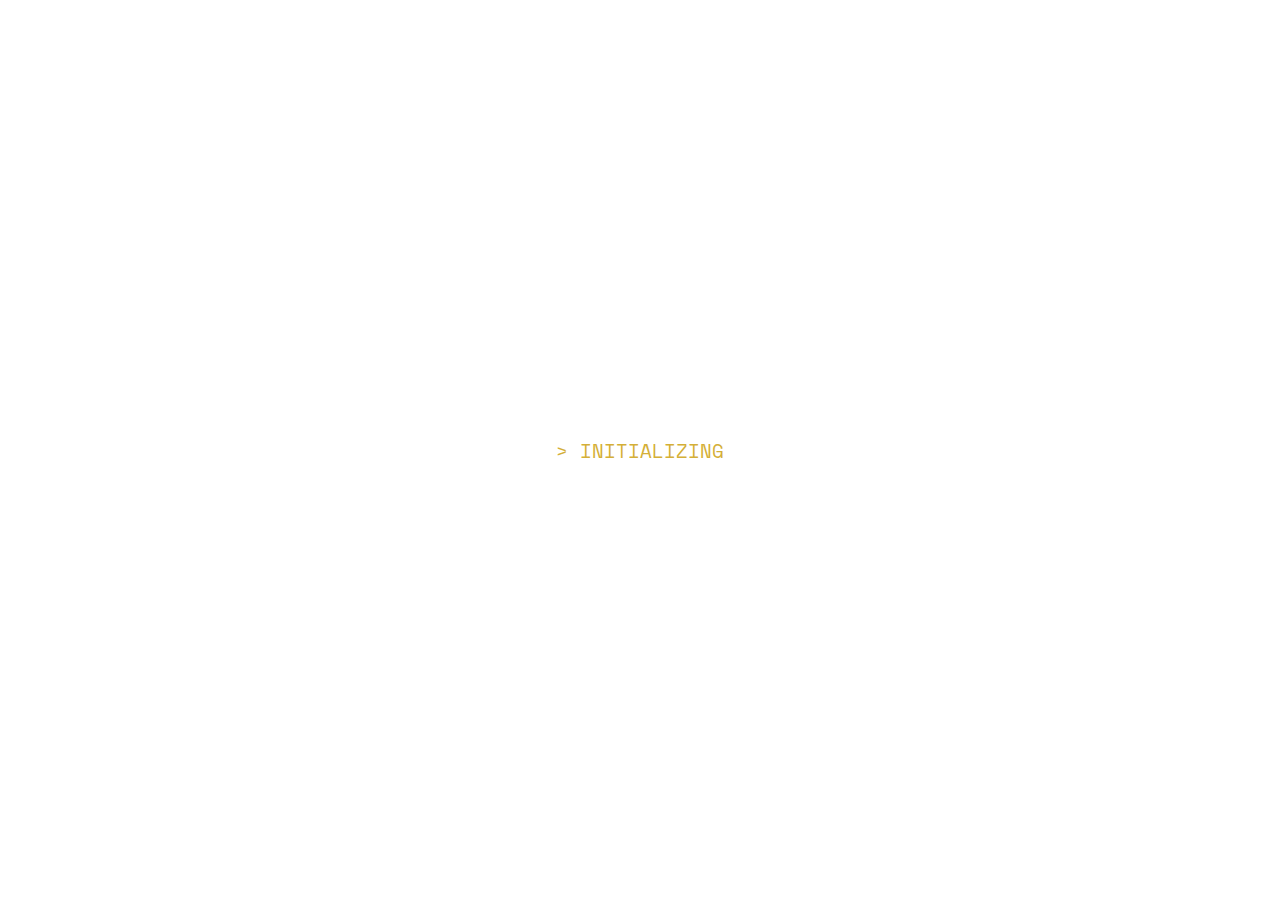
<file: index.html>
<!DOCTYPE html>
<html lang="en">
<head>
    <meta charset="UTF-8">
   <meta name="google-site-verification" content="88Mf4nmUPOodYfpBfZnsrR3OXpFtd5cl5Nr9LmdmN2Y" />
    <meta name="viewport" content="width=device-width, initial-scale=1.0">
    <meta name="viewport" content="width=device-width, initial-scale=1.0">
    <title>Sif-Eddine Oraibi | The Architect</title>
    <link rel="stylesheet" href="style.css">
   <script type="application/ld+json">
{
  "@context": "https://schema.org",
  "@type": "Person",
  "@id": "https://siforaibi.com/#person",
  "name": "Sif-Eddine Oraibi",
  "alternateName": ["Seo", "Saif", "Al Maestro"],
  "url": "https://siforaibi.com/",
  "jobTitle": [
    "Independent Researcher",
    "Author",
    "Engineering Student",
    "Music Producer"
  ],
  "sameAs": [
    "https://www.wikidata.org/wiki/Q138567454",
    "https://orcid.org/0009-0002-5226-2208",
    "https://scholar.google.com/citations?user=2ssIroIAAAAJ",
    "https://scholar.google.fr/citations?user=2ssIroIAAAAJ&hl=fr",
    "https://www.researchgate.net/profile/Sif-Eddine-Oraibi",
    "https://github.com/siforaibi",
    "https://www.instagram.com/sif_oraibi?igsh=MW1iMG55ZWY2dWtiNg==",
    "https://www.amazon.in/stores/Sif-Eddine-ORAIBI/author/B0G4KFDQXH",
    "https://author.amazon.com/home?locale=en_US",
    "https://www.goodreads.com/author/show/62400640.Sif_Eddine_Oraibi",
    "https://www.goodreads.com/author/dashboard",
    "https://www.artstation.com/sif_oraibi",
    "https://zenodo.org/search?q=metadata.creators.person_or_org.name%3A%22ORAIBI%2C%20Sif-Eddine%22",
    "https://zenodo.org/me/uploads",
    "https://open.spotify.com/intl-fr/artist/6RaHpMwiy0zc9RaKlUiDwO?si=bntU1BQQSDekHaGY_BUMuw",
    "https://artists.spotify.com/c/artist/6RaHpMwiy0zc9RaKlUiDwO/release/7KuEkffbhGt7PARH0OkR7I",
    "https://www.routenote.com/rn/releases",
    "https://wellfound.com/profile/edit",
    "https://wellfound.com/jobs/home",
    "https://arxiv.org/user/"
  ],
  "knowsAbout": ["Computer Science", "Physics", "Mathematics", "Engineering", "Music Production"],
  "alumniOf": {
    "@type": "CollegeOrUniversity",
    "name": "Université Sultan Moulay Slimane"
  },
  "subjectOf": [
    {
      "@type": "Book",
      "name": "Engineering Genius",
      "url": "https://books.google.co.ma/books/about/Engineering_Genius.html?id=KQ3K0QEACAAJ"
    },
    {
      "@type": "Book",
      "name": "Human Anatomy",
      "url": "https://www.google.co.ma/books/edition/Human_Anatomy/jd_E0QEACAAJ"
    },
    {
      "@type": "Book",
      "name": "The Algorithm of Play",
      "url": "https://www.google.co.ma/books/edition/The_Algorithm_of_Play/mQzH0QEACAAJ"
    },
    {
      "@type": "Book",
      "url": "https://a.co/d/0bq5z0tm"
    },
    {
      "@type": "Book",
      "url": "https://a.co/d/03NfKu99"
    },
    {
      "@type": "Book",
      "url": "https://a.co/d/08TPh7wD"
    },
    {
      "@type": "Book",
      "url": "https://www.lulu.com/shop/sif-eddine-oraibi/%D8%B1%D8%B3%D8%A7%D9%84%D8%A9-%D8%A5%D9%84%D9%89-%D8%A7%D9%84%D8%B9%D8%B1%D8%A8/hardcover/product-95j4myj.html"
    }
  ]
}
</script>
</head>
<body>

    <div id="intro-terminal">
        <div class="term-text" id="typewriter"></div>
    </div>

    <div class="transition-overlay"></div>

    <div id="manifesto-overlay" onclick="closeManifesto()">
        <div class="pulse-ring">
            <span class="pulse-icon">▶</span>
        </div>
        <div class="manifesto-text">LISTENING TO THE ARCHITECT...</div>
        <div style="margin-top: 10px; font-size: 0.8rem; color: #888;">TAP ANYWHERE TO CLOSE</div>
    </div>

    <nav>
        <a href="index.html" class="logo">SIF<span>.</span>ORAIBI</a>
        <div class="nav-links">
            <a href="legend.html" onclick="transitionTo(event, 'legend.html')">THE LEGEND</a>
            <a href="research.html" onclick="transitionTo(event, 'research.html')">RESEARCH</a>
            <a href="library.html" onclick="transitionTo(event, 'library.html')">LIBRARY</a>
            <a href="future.html" onclick="transitionTo(event, 'future.html')">FUTURE</a>
            <a href="art.html" onclick="transitionTo(event, 'art.html')">RENAISSANCE</a>
            <a href="quotes.html" onclick="transitionTo(event, 'quotes.html')">QUOTES</a>
            <a href="connect.html" onclick="transitionTo(event, 'connect.html')" style="color: var(--accent-orange);">CONNECT</a>
        </div>
    </nav>

    <section class="hero">
        <div class="profile-container">
            <img src="profile_main.jpeg" alt="Sif-Eddine" class="profile-img">
        </div>
        <h1>SIF-EDDINE ORAIBI</h1>
        <div class="role">POLYMATH | ARCHITECT OF REALITY</div>

        <div style="margin-top: 40px;">
            <a href="legend.html" class="btn" onclick="transitionTo(event, 'legend.html')">ENTER THE ARCHIVE</a>
            <button class="btn" onclick="playAudio()" style="margin-left: 20px; border-color: #ddd; color: #666;">
                ▶ MANIFESTO
            </button>
        </div>
    </section>

    <div class="ticker-wrap">
        <marquee scrollamount="4">
            "POVERTY IS A WRONG EQUATION." &nbsp;&nbsp;&nbsp; "MATTER IS TRAPPED LIGHT." &nbsp;&nbsp;&nbsp; "I DO NOT FIGHT WITH MUSCLES; I FIGHT WITH PHYSICS." &nbsp;&nbsp;&nbsp; "ENGINEERING GENIUS IS A PROTOCOL."
        </marquee>
    </div>

    <div style="position: fixed; bottom: 20px; right: 20px; width: 10px; height: 10px; cursor: pointer; z-index: 100;" onclick="openVault()"></div>

    <div id="vault-modal" class="modal">
        <div class="modal-box">
            <p class="mono" style="margin-bottom: 20px; color: #888;">ENTER ACCESS CODE</p>
            <input type="password" id="vault-pass" class="modal-input" onkeypress="checkPass(event)">
            <div id="vault-msg"></div>
        </div>
    </div>

    <audio id="audio-manifesto" src="manifesto.mp3"></audio>

    <script>
        // A. Intro Typewriter
        const text = "> INITIALIZING ARCHITECT MIND...";
        let i = 0;
        function typeWriter() {
            if (i < text.length) {
                document.getElementById("typewriter").innerHTML += text.charAt(i);
                i++;
                setTimeout(typeWriter, 50);
            } else {
                setTimeout(() => {
                    document.getElementById("intro-terminal").style.opacity = "0";
                    setTimeout(() => { document.getElementById("intro-terminal").style.display = "none"; }, 1000);
                }, 1000);
            }
        }

        // B. Page Transition Logic
        function transitionTo(e, url) {
            e.preventDefault();
            const overlay = document.querySelector('.transition-overlay');
            overlay.classList.add('active'); 
            setTimeout(() => {
                window.location.href = url; 
            }, 800); 
        }

        // C. Vault Logic
        function openVault() { 
            document.getElementById('vault-modal').style.display = 'flex'; 
            document.getElementById('vault-pass').focus(); 
        }
        
        function checkPass(e) {
            if(e.key === 'Enter'){
                if(document.getElementById('vault-pass').value === 'MANKA') {
                    // يمكنك توجيهه لصفحة مانكا أو رسالة سرية
                    alert("ACCESS GRANTED: MANKA PROTOCOL ACTIVE");
                    window.location.href = 'future.html'; 
                } else {
                    document.getElementById('vault-msg').innerHTML = "<br><span style='color:red; font-family:monospace'>ACCESS DENIED</span>";
                }
            }
        }

        // D. MANIFESTO AUDIO LOGIC (تم الإصلاح)
        var audio = document.getElementById("audio-manifesto");
        var overlay = document.getElementById("manifesto-overlay");

        function playAudio() {
            overlay.style.display = "flex"; // إظهار الشاشة
            audio.play(); // تشغيل الصوت

            audio.onended = function() {
                overlay.style.display = "none"; // إخفاء عند الانتهاء
            };
        }

        function closeManifesto() {
            audio.pause();
            audio.currentTime = 0;
            overlay.style.display = "none";
        }

        // تشغيل الكتابة عند التحميل
        window.onload = typeWriter;
    </script>

</body>
</html>
</file>
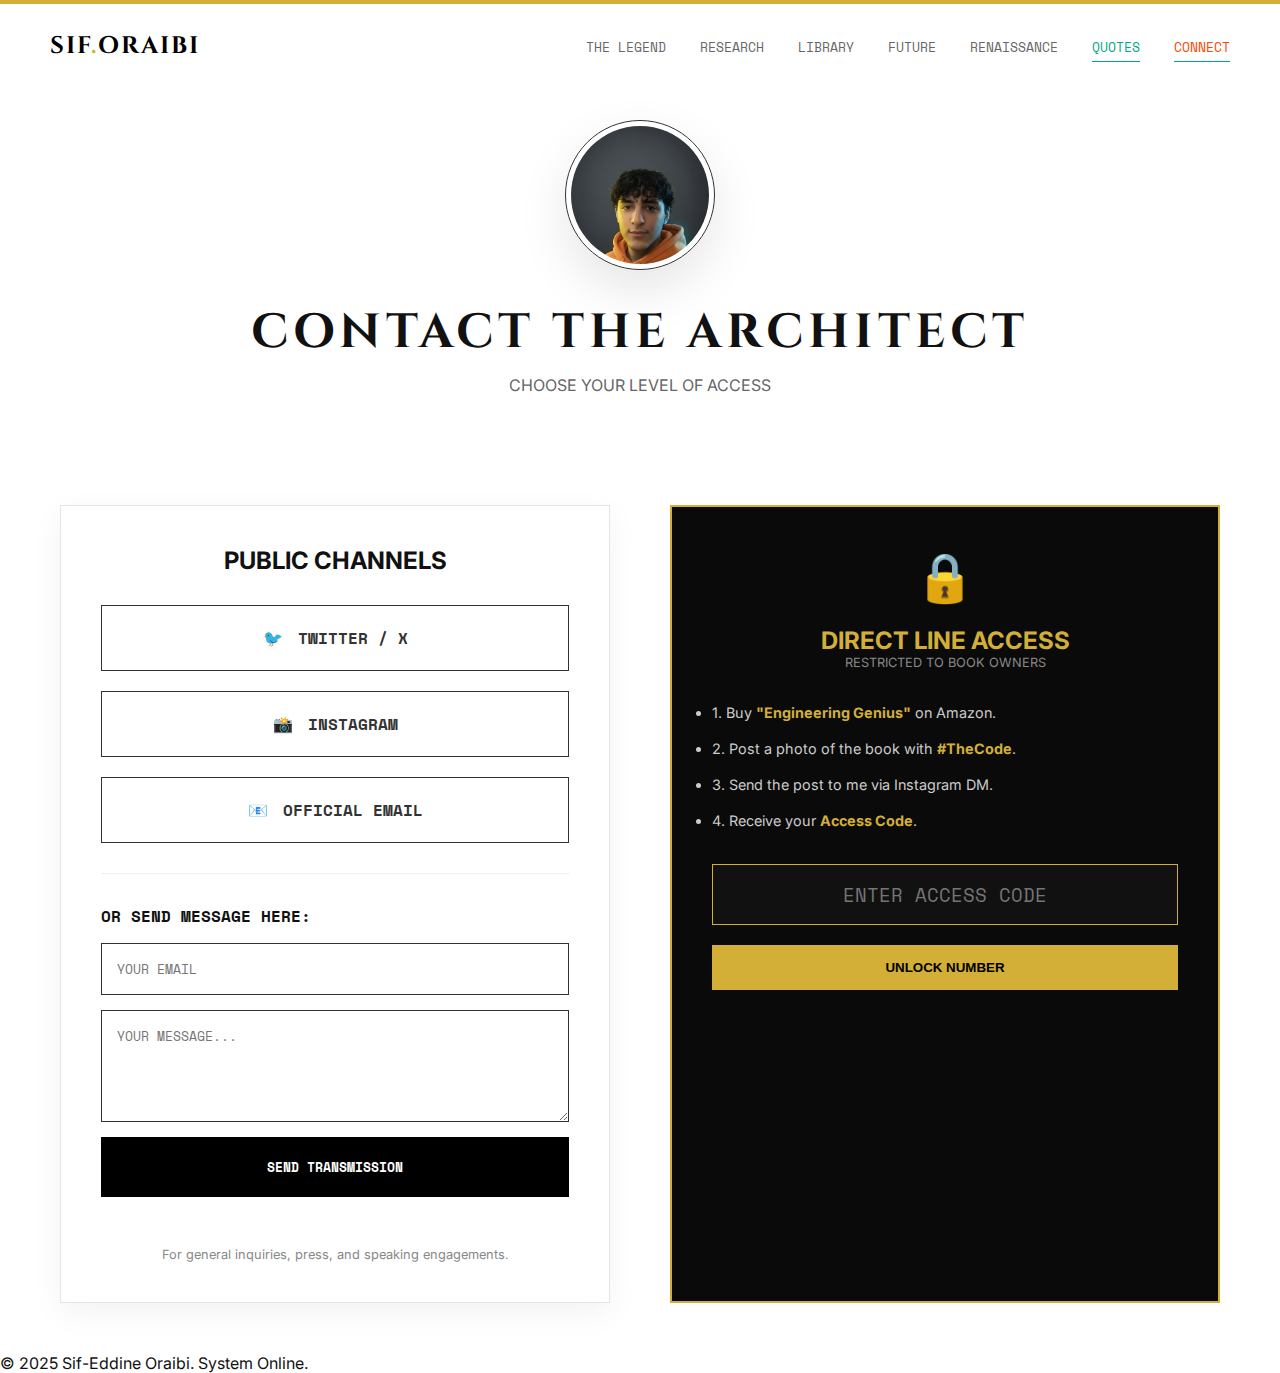
<file: connect.html>
<!DOCTYPE html>
<html lang="en">
<head>
    <meta charset="UTF-8">
    <meta name="viewport" content="width=device-width, initial-scale=1.0">
    <title>Connect | Sif-Eddine Oraibi</title>
    <link rel="stylesheet" href="style.css">
    <style>
        /* --- CONNECT THEME (GREEN & GOLD) --- */
        :root {
            --page-accent: #00a884; /* WhatsApp Green */
            --page-gold: #d4af37;
        }

        .nav-links a.active { color: var(--page-accent); }
        .nav-links a.active::after { width: 100%; background: var(--page-accent); }

        /* HEADER */
        .connect-header {
            text-align: center; padding: 120px 20px 60px;
            background: #fff;
        }

        /* SPLIT LAYOUT */
        .connect-grid {
            display: grid; grid-template-columns: repeat(auto-fit, minmax(350px, 1fr));
            gap: 60px; max-width: 1200px; margin: 0 auto; padding: 50px 20px;
        }

        /* LEFT: PUBLIC CHANNELS */
        .public-card {
            background: #fff; padding: 40px; border: 1px solid var(--border-light);
            box-shadow: var(--shadow-soft); text-align: center;
        }
        .social-btn {
            display: block; width: 100%; padding: 20px; margin-bottom: 20px;
            border: 1px solid #333; color: #333; text-decoration: none;
            font-family: 'Space Mono'; font-weight: bold; transition: 0.3s;
            display: flex; align-items: center; justify-content: center; gap: 15px;
        }
        .social-btn:hover { background: #000; color: #fff; transform: translateY(-5px); }
        .social-btn.twitter:hover { border-color: #1DA1F2; background: #1DA1F2; color: #fff; }
        .social-btn.insta:hover { border-color: #C13584; background: #C13584; color: #fff; }
        .social-btn.email:hover { border-color: var(--accent-orange); background: var(--accent-orange); color: #000; }

        /* RIGHT: PRIVATE VAULT */
        .private-card {
            background: #0a0a0a; color: #fff; padding: 40px;
            border: 2px solid var(--page-gold); position: relative;
            overflow: hidden; text-align: center;
        }
        
        /* القفل */
        .lock-icon { font-size: 3rem; color: var(--page-gold); margin-bottom: 20px; }
        
        /* الخطوات */
        .steps-list {
            text-align: left; margin: 30px 0; color: #ccc; font-size: 0.9rem;
            font-family: 'Inter'; line-height: 1.8;
        }
        .steps-list li { margin-bottom: 10px; }
        .steps-list strong { color: var(--page-gold); }

        /* Input Field */
        .code-input {
            background: #111; border: 1px solid var(--page-gold); color: var(--page-gold);
            padding: 15px; width: 100%; text-align: center; font-family: 'Space Mono';
            font-size: 1.2rem; margin-bottom: 20px; outline: none;
        }
        .unlock-btn {
            background: var(--page-gold); color: #000; width: 100%; border: none;
            padding: 15px; font-weight: bold; cursor: pointer; transition: 0.3s;
        }
        .unlock-btn:hover { background: #fff; }

        /* HIDDEN WHATSAPP (REVEALED) */
        .whatsapp-reveal {
            display: none; animation: fadeIn 1s;
            background: #000; height: 100%; width: 100%;
            position: absolute; top: 0; left: 0; z-index: 10;
            flex-direction: column; justify-content: center; align-items: center;
        }
        .wa-btn {
            background: #25D366; color: #fff; padding: 20px 40px; border-radius: 50px;
            font-size: 1.2rem; text-decoration: none; font-weight: bold;
            box-shadow: 0 0 30px rgba(37, 211, 102, 0.4);
            display: flex; align-items: center; gap: 10px;
        }
        .wa-btn:hover { transform: scale(1.1); box-shadow: 0 0 50px rgba(37, 211, 102, 0.6); }

        @keyframes fadeIn { from { opacity: 0; } to { opacity: 1; } }

    </style>
</head>
<body>

    <div class="transition-overlay"></div>

    <nav>
        <a href="index.html" class="logo" onclick="transitionTo(event, 'index.html')">SIF<span>.</span>ORAIBI</a>
        <div class="nav-links">
            <a href="legend.html" onclick="transitionTo(event, 'legend.html')">THE LEGEND</a>
            <a href="research.html" onclick="transitionTo(event, 'research.html')">RESEARCH</a>
            <a href="library.html" onclick="transitionTo(event, 'library.html')">LIBRARY</a>
            <a href="future.html" onclick="transitionTo(event, 'future.html')">FUTURE</a>
            <a href="art.html" onclick="transitionTo(event, 'art.html')">RENAISSANCE</a>
            <a href="quotes.html" class="active" onclick="transitionTo(event, 'quotes.html')">QUOTES</a>
            <a href="connect.html" class="active" onclick="transitionTo(event, 'connect.html')" style="color: var(--accent-orange);">CONNECT</a>
        </div>
    </nav>

    <div class="connect-header">
        <div class="profile-container" style="border-color: #333; margin: 0 auto 30px auto; width: 150px; height: 150px; border-radius: 50%;">
            <img src="profile.jpeg" alt="Contact" class="profile-img" style="border-radius: 50%;">
        </div>
        <h1 style="font-size: 3rem;">CONTACT THE ARCHITECT</h1>
        <p class="mono" style="color: #666;">CHOOSE YOUR LEVEL OF ACCESS</p>
    </div>

    <div class="connect-grid">
        
        <div class="public-card">
            <h2 style="font-size: 1.5rem; margin-bottom: 30px;">PUBLIC CHANNELS</h2>
            
            <a href="https://x.com/SIF_ORAIBI?s=20" target="_blank" class="social-btn twitter">
                <span>🐦</span> TWITTER / X
            </a>
            
            <a href="https://www.instagram.com/sif_oraibi?igsh=MW1iMG55ZWY2dWtiNg==" target="_blank" class="social-btn insta">
                <span>📸</span> INSTAGRAM
            </a>
            
            <a href="mailto:contact@siforaibi.com" class="social-btn email">
                <span>📧</span> OFFICIAL EMAIL
            </a>

            <hr style="margin: 30px 0; border: 0; border-top: 1px solid #eee;">
            <h3 style="text-align: left; font-family: 'Space Mono'; font-size: 1rem; margin-bottom: 15px;">OR SEND MESSAGE HERE:</h3>
            
            <form action="https://formspree.io/f/meoykppr" method="POST" style="display: flex; flex-direction: column; gap: 15px;">
                <input type="email" name="email" placeholder="YOUR EMAIL" required 
                       style="padding: 15px; border: 1px solid #333; background: transparent; font-family: 'Space Mono'; outline: none;">
                
                <textarea name="message" rows="4" placeholder="YOUR MESSAGE..." required
                          style="padding: 15px; border: 1px solid #333; background: transparent; font-family: 'Space Mono'; outline: none;"></textarea>
                
                <button type="submit" class="social-btn" style="background: #000; color: #fff; justify-content: center; cursor: pointer; border: none;">
                    SEND TRANSMISSION
                </button>
            </form>
            <p style="margin-top: 30px; font-size: 0.8rem; color: #888;">
                For general inquiries, press, and speaking engagements.
            </p>
        </div>

        <div class="private-card" id="private-card">
            
            <div id="whatsapp-layer" class="whatsapp-reveal">
                <h2 style="color: var(--page-gold); margin-bottom: 10px;">ACCESS GRANTED</h2>
                <p class="mono" style="margin-bottom: 40px;">WELCOME TO THE INNER CIRCLE</p>
                <a href="https://wa.me/17866050341" target="_blank" class="wa-btn">
                    <span>💬</span> OPEN WHATSAPP
                </a>
            </div>

            <div class="lock-icon">🔒</div>
            <h2 style="font-size: 1.5rem; color: var(--page-gold);">DIRECT LINE ACCESS</h2>
            <p class="mono" style="color: #888; font-size: 0.8rem;">RESTRICTED TO BOOK OWNERS</p>

            <ul class="steps-list">
                <li>1. Buy <strong>"Engineering Genius"</strong> on Amazon.</li>
                <li>2. Post a photo of the book with <strong>#TheCode</strong>.</li>
                <li>3. Send the post to me via Instagram DM.</li>
                <li>4. Receive your <strong>Access Code</strong>.</li>
            </ul>

            <input type="text" id="access-code" class="code-input" placeholder="ENTER ACCESS CODE">
            <button class="unlock-btn" onclick="unlockPhone()">UNLOCK NUMBER</button>
        </div>

    </div>

    <footer>
        <p class="mono">&copy; 2025 Sif-Eddine Oraibi. System Online.</p>
    </footer>

    <script>
        function transitionTo(e, url) {
            e.preventDefault();
            const overlay = document.querySelector('.transition-overlay');
            overlay.classList.add('active'); 
            setTimeout(() => { window.location.href = url; }, 800); 
        }

        function unlockPhone() {
            const code = document.getElementById('access-code').value;
            // كود الدخول
            if (code === "GENIUS2026") {
                document.getElementById('whatsapp-layer').style.display = "flex";
            } else {
                alert("ACCESS DENIED. INVALID CODE.");
                document.getElementById('access-code').style.borderColor = "red";
            }
        }
    </script>
</body>
</html>
</file>
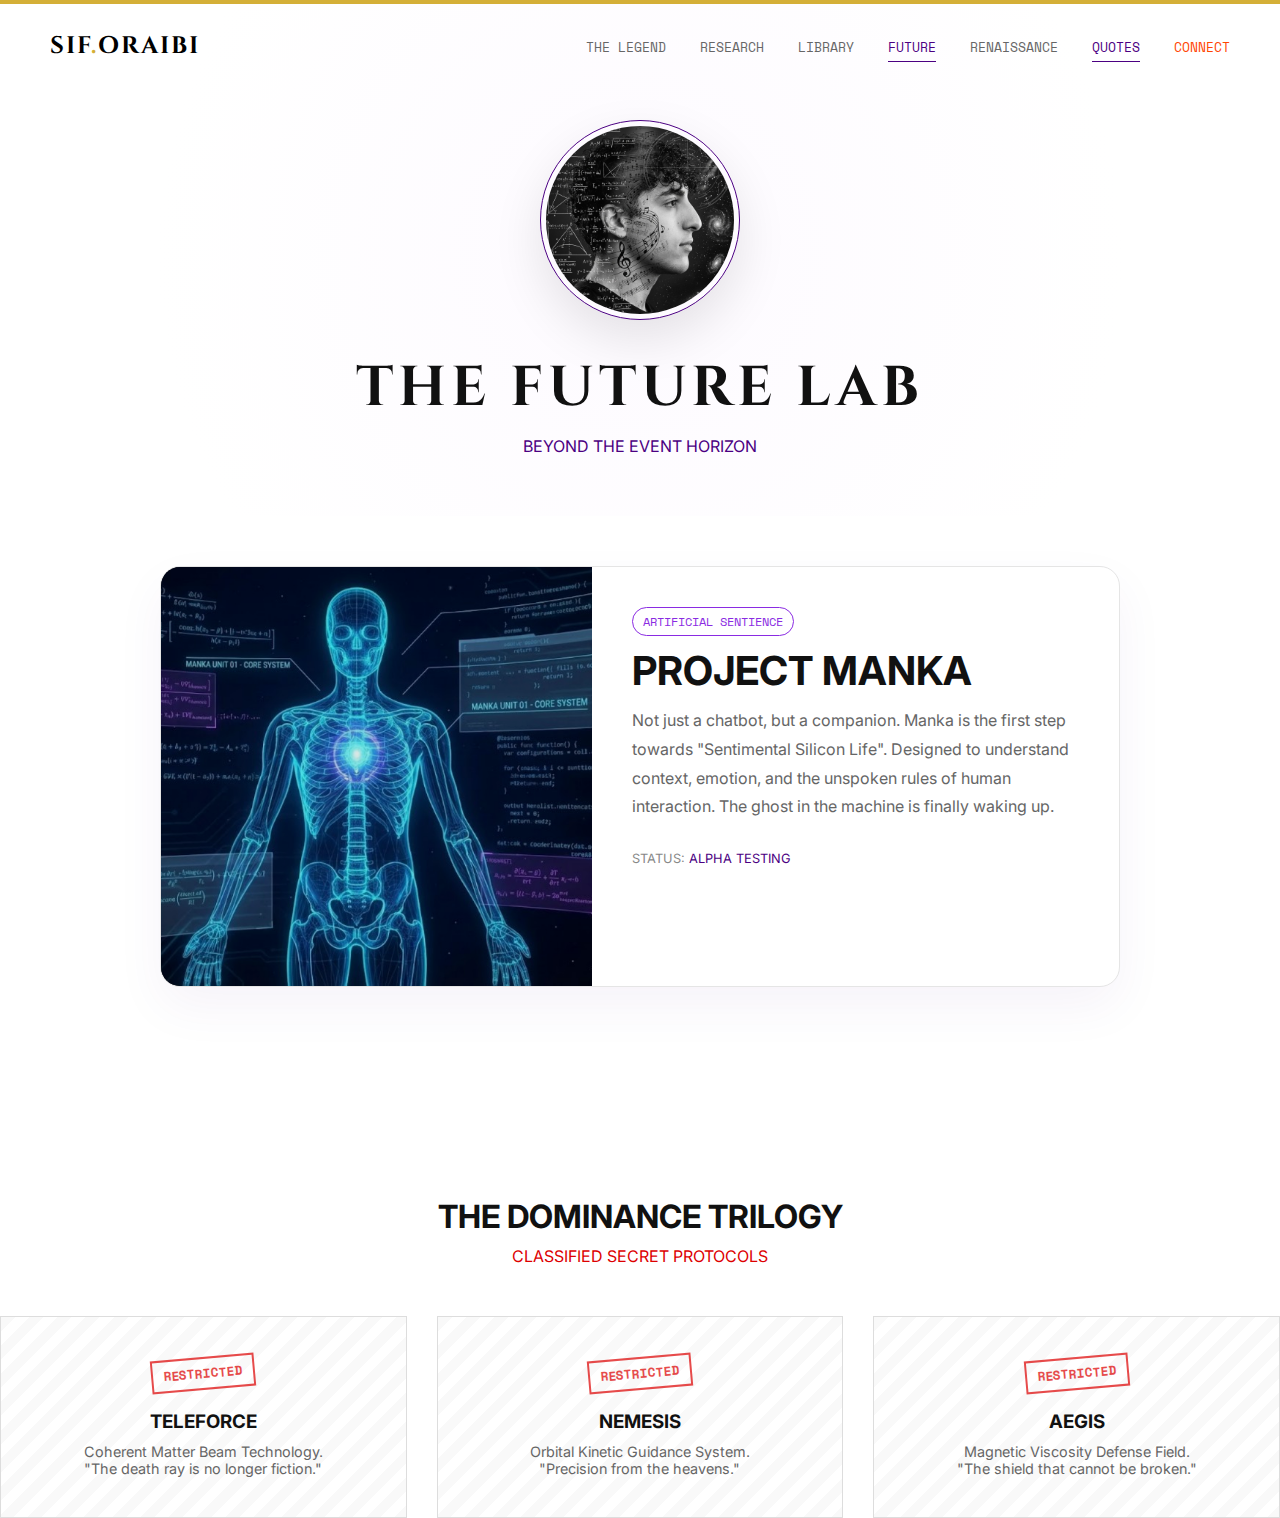
<file: future.html>
<!DOCTYPE html>
<html lang="en">
<head>
    <meta charset="UTF-8">
    <meta name="viewport" content="width=device-width, initial-scale=1.0">
    <title>Future Lab | Sif-Eddine Oraibi</title>
    <link rel="stylesheet" href="style.css">
    <style>
        /* --- FUTURE THEME (DEEP PURPLE & SILVER) --- */
        :root {
            --page-accent: #4b0082; /* Deep Purple */
            --page-neon: #8a2be2;   /* Brighter Purple */
        }

        .nav-links a.active { color: var(--page-accent); }
        .nav-links a.active::after { width: 100%; background: var(--page-accent); }

        /* HEADER */
        .future-header {
            text-align: center; padding: 120px 20px 60px;
            background: radial-gradient(circle at center, #fdfaff 0%, #fff 70%);
        }

        /* PROJECT CARDS (CINEMATIC) */
        .projects-grid {
            max-width: 1000px; margin: 0 auto; padding: 50px 20px;
        }

        .project-card {
            display: flex; flex-direction: row;
            background: #fff; border: 1px solid var(--border-light);
            border-radius: 20px; overflow: hidden;
            margin-bottom: 60px; box-shadow: 0 20px 50px rgba(75, 0, 130, 0.05);
            transition: 0.5s;
        }
        .project-card:hover { transform: translateY(-10px); box-shadow: 0 30px 70px rgba(75, 0, 130, 0.15); border-color: var(--page-accent); }

        /* Manka Specifics */
        .manka-visual {
            width: 45%; position: relative; overflow: hidden;
            background: #000; /* Contrast for the image */
        }
        .manka-img { width: 100%; height: 100%; object-fit: cover; opacity: 0.9; transition: 0.5s; }
        .project-card:hover .manka-img { transform: scale(1.05); opacity: 1; }

        .project-info { width: 55%; padding: 40px; position: relative; }
        
        .project-tag {
            font-family: 'Space Mono'; font-size: 0.75rem; color: var(--page-neon);
            border: 1px solid var(--page-neon); padding: 5px 10px; border-radius: 50px;
            display: inline-block; margin-bottom: 15px;
        }

        .project-title { font-size: 2.5rem; color: #111; margin-bottom: 15px; line-height: 1; }
        .project-desc { color: #666; font-size: 1rem; line-height: 1.8; margin-bottom: 30px; }

        /* TRIAD GRID (SECRET) */
        .triad-section { margin-top: 100px; text-align: center; }
        .triad-grid {
            display: grid; grid-template-columns: repeat(auto-fit, minmax(280px, 1fr));
            gap: 30px; margin-top: 50px;
        }

        .secret-file {
            background: repeating-linear-gradient(135deg, #f9f9f9, #f9f9f9 10px, #fff 10px, #fff 20px);
            border: 1px solid #ddd; padding: 40px 20px;
            position: relative; transition: 0.3s;
        }
        .secret-file:hover { border-color: #d00; background: #fff0f0; }
        
        .top-secret-stamp {
            color: #d00; font-family: 'Space Mono'; font-weight: bold; border: 2px solid #d00;
            padding: 5px 10px; font-size: 0.8rem; display: inline-block; transform: rotate(-5deg);
            margin-bottom: 20px; opacity: 0.7;
        }
        .secret-file:hover .top-secret-stamp { opacity: 1; transform: rotate(0deg) scale(1.1); }

        /* Responsive Fix */
        @media (max-width: 800px) {
            .project-card { flex-direction: column; }
            .manka-visual, .project-info { width: 100%; }
            .manka-visual { height: 250px; }
        }

    </style>
</head>
<body>

    <div class="transition-overlay"></div>

    <nav>
        <a href="index.html" class="logo" onclick="transitionTo(event, 'index.html')">SIF<span>.</span>ORAIBI</a>
        <div class="nav-links">
            <a href="legend.html" onclick="transitionTo(event, 'legend.html')">THE LEGEND</a>
            <a href="research.html" onclick="transitionTo(event, 'research.html')">RESEARCH</a>
            <a href="library.html" onclick="transitionTo(event, 'library.html')">LIBRARY</a>
            <a href="future.html" class="active" onclick="transitionTo(event, 'future.html')">FUTURE</a>
            <a href="art.html" onclick="transitionTo(event, 'art.html')">RENAISSANCE</a>
            <a href="quotes.html" class="active" onclick="transitionTo(event, 'quotes.html')">QUOTES</a>
            <a href="connect.html" onclick="transitionTo(event, 'connect.html')" style="color: var(--accent-orange);">CONNECT</a>
        </div>
    </nav>

    <div class="future-header">
        <div class="profile-container" style="border-color: var(--page-accent); margin: 0 auto 30px auto; width: 200px; height: 200px; border-radius: 50%;">
            <img src="profile2.jpeg" alt="Future Mind" class="profile-img">
        </div>
        <h1 style="font-size: 3.5rem;">THE FUTURE LAB</h1>
        <p class="mono" style="color: var(--page-accent);">BEYOND THE EVENT HORIZON</p>
    </div>

    <div class="projects-grid">

        <div class="project-card reveal">
            <div class="manka-visual">
                <img src="doc_manaka.jpeg" alt="Manka AI" class="manka-img">
            </div>
            <div class="project-info">
                <span class="project-tag">ARTIFICIAL SENTIENCE</span>
                <h2 class="project-title">PROJECT MANKA</h2>
                <p class="project-desc">
                    Not just a chatbot, but a companion. Manka is the first step towards "Sentimental Silicon Life". Designed to understand context, emotion, and the unspoken rules of human interaction. The ghost in the machine is finally waking up.
                </p>
                <div class="mono" style="font-size: 0.8rem; color: #888; margin-top: 20px;">STATUS: <span style="color: var(--page-accent);">ALPHA TESTING</span></div>
            </div>
        </div>

    </div>

    <div class="triad-section reveal">
        <h2 style="font-size: 2rem; margin-bottom: 10px;">THE DOMINANCE TRILOGY</h2>
        <p class="mono" style="color: #d00;">CLASSIFIED SECRET PROTOCOLS</p>
        
        <div class="triad-grid">
            
            <div class="secret-file">
                <div class="top-secret-stamp">RESTRICTED</div>
                <h3>TELEFORCE</h3>
                <p style="color: #666; font-size: 0.9rem; margin-top: 10px;">
                    Coherent Matter Beam Technology.<br>
                    "The death ray is no longer fiction."
                </p>
            </div>

            <div class="secret-file">
                <div class="top-secret-stamp">RESTRICTED</div>
                <h3>NEMESIS</h3>
                <p style="color: #666; font-size: 0.9rem; margin-top: 10px;">
                    Orbital Kinetic Guidance System.<br>
                    "Precision from the heavens."
                </p>
            </div>

            <div class="secret-file">
                <div class="top-secret-stamp">RESTRICTED</div>
                <h3>AEGIS</h3>
                <p style="color: #666; font-size: 0.9rem; margin-top: 10px;">
                    Magnetic Viscosity Defense Field.<br>
                    "The shield that cannot be broken."
                </p>
            </div>

        </div>
    </div>

    <script>
        function transitionTo(e, url) {
            e.preventDefault();
            const overlay = document.querySelector('.transition-overlay');
            overlay.classList.add('active'); 
            setTimeout(() => { window.location.href = url; }, 800); 
        }

        const observer = new IntersectionObserver((entries) => {
            entries.forEach(entry => { if (entry.isIntersecting) entry.target.classList.add('visible'); });
        });
        document.querySelectorAll('.reveal').forEach((el) => observer.observe(el));
    </script>
</body>
</html>
</file>
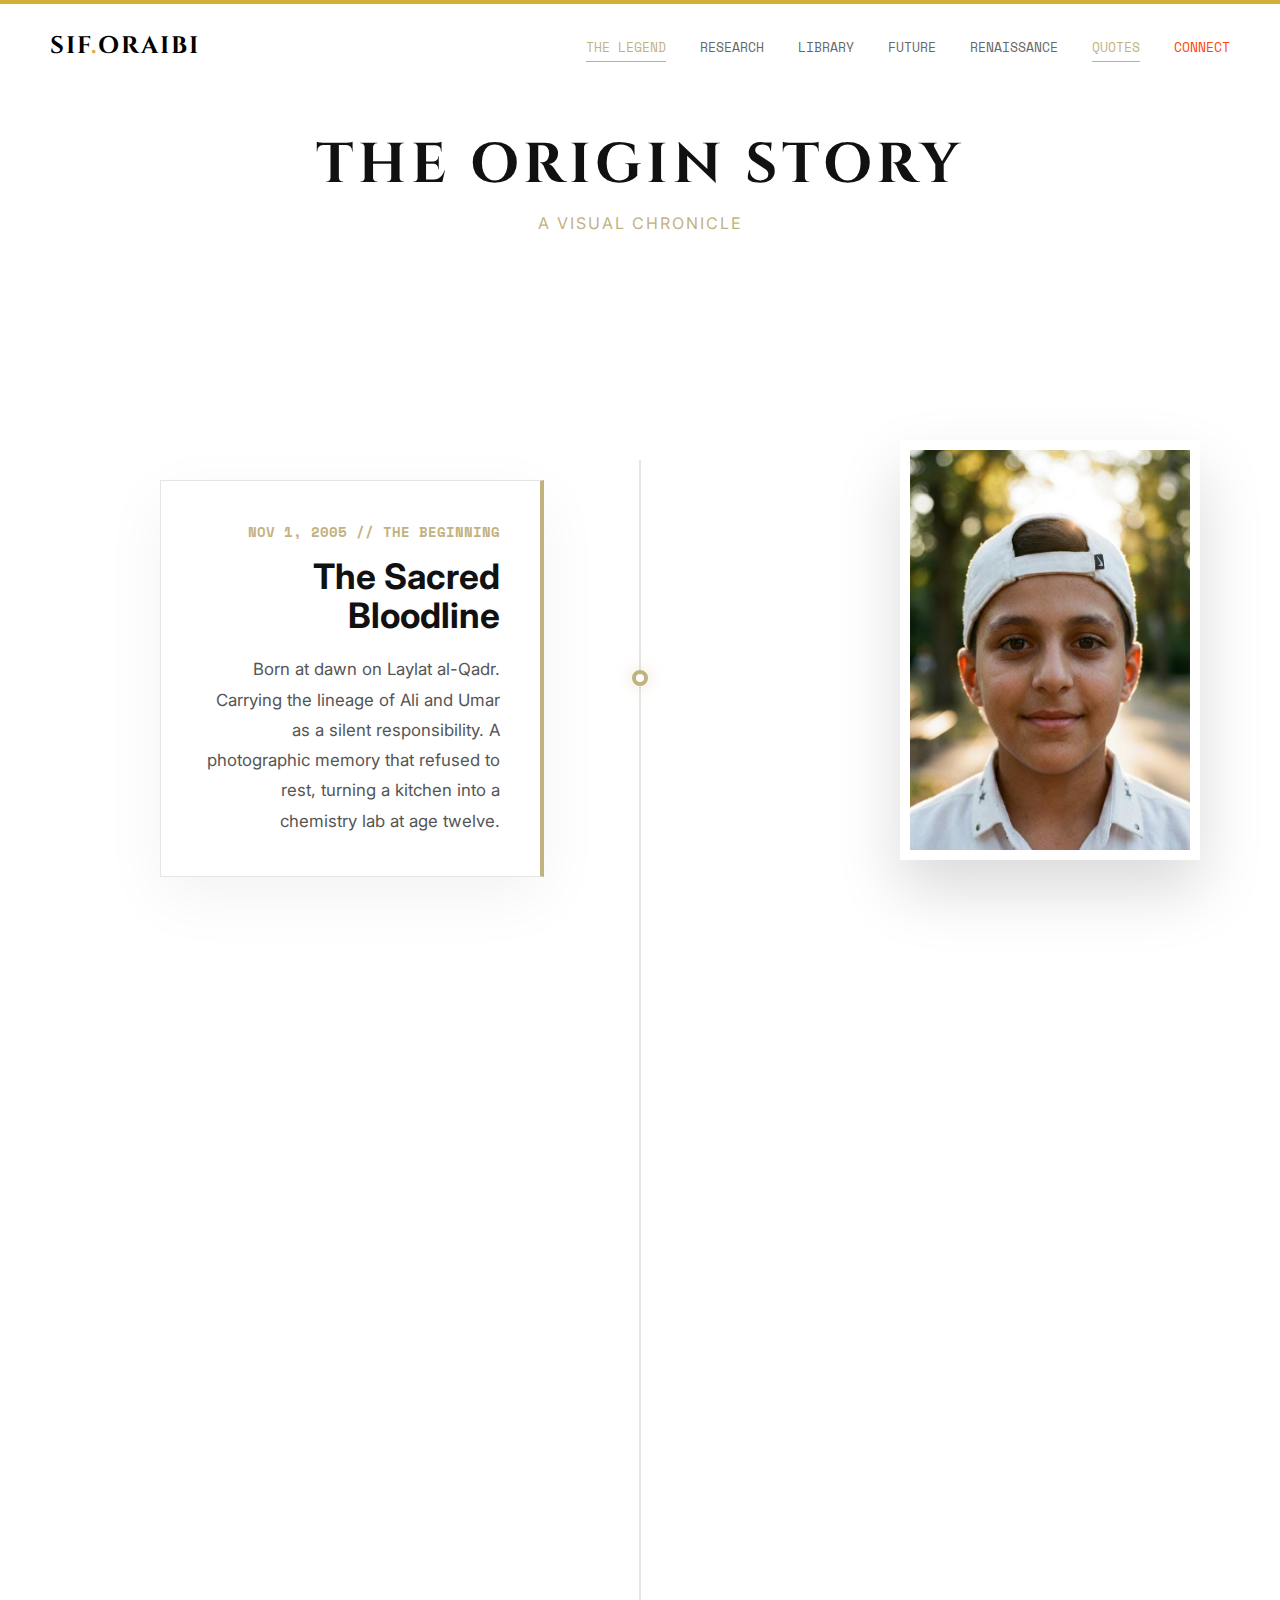
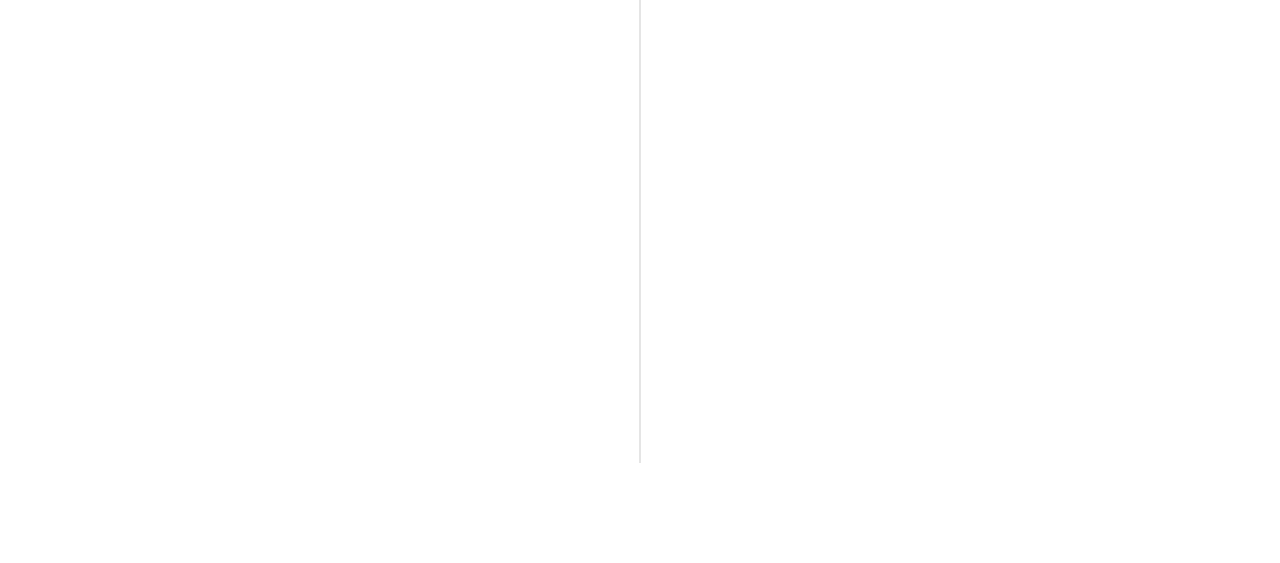
<file: legend.html>
<!DOCTYPE html>
<html lang="en">
<head>
    <meta charset="UTF-8">
    <meta name="viewport" content="width=device-width, initial-scale=1.0">
    <title>The Legend | Sif-Eddine Oraibi</title>
    <link rel="stylesheet" href="style.css">
    <style>
        /* --- LEGEND THEME: HISTORY & SAND --- */
        :root {
            --page-accent: #c2b280; /* Sand Gold */
        }
        .nav-links a.active { color: var(--page-accent); }
        .nav-links a.active::after { width: 100%; background: var(--page-accent); }

        /* TIMELINE CONTAINER */
        .timeline {
            max-width: 1000px; /* Increased width for bigger images */
            margin: 100px auto; padding: 20px;
            position: relative;
        }
        /* Vertical Line */
        .timeline::before {
            content: ''; position: absolute; left: 50%; top: 0; bottom: 0;
            width: 2px; background: var(--border-light);
            transform: translateX(-50%);
        }

        .chapter {
            margin-bottom: 150px; /* More space between chapters */
            position: relative; width: 100%;
            display: flex; justify-content: center; align-items: center;
            opacity: 0; transform: translateY(50px);
            transition: 1s all cubic-bezier(0.2, 1, 0.3, 1);
        }
        .chapter.visible { opacity: 1; transform: translateY(0); }

        /* CONTENT CARD */
        .chapter-content {
            width: 40%; background: #fff; padding: 40px;
            border: 1px solid var(--border-light);
            box-shadow: 0 20px 60px rgba(0,0,0,0.05);
            position: relative; z-index: 2;
        }
        .chapter:nth-child(odd) .chapter-content { margin-right: auto; text-align: right; border-right: 4px solid var(--page-accent); }
        .chapter:nth-child(even) .chapter-content { margin-left: auto; text-align: left; border-left: 4px solid var(--page-accent); }

        /* --- BIG IMAGES (UPDATED) --- */
        .chapter-img-container {
            width: 300px; /* العرض كبير */
            height: 420px; /* الطول كبير (Portrait) */
            position: absolute; top: -40px; /* يرتفع قليلاً عن النص */
            border: 10px solid #fff; 
            box-shadow: 0 30px 60px rgba(0,0,0,0.15);
            z-index: 3; transition: 0.6s;
            overflow: hidden;
        }
        
        /* Positioning: للصورة الفردية يمين، الزوجية يسار */
        .chapter:nth-child(odd) .chapter-img-container { 
            right: -80px; /* يخرج عن البطاقة ليعطي شكلاً جمالياً */
            left: auto;
        }
        .chapter:nth-child(even) .chapter-img-container { 
            left: -80px; 
            right: auto;
        }
        
        /* Responsive Fix: إذا كانت الشاشة صغيرة */
        @media (max-width: 900px) {
            .chapter { flex-direction: column; margin-bottom: 100px; }
            .timeline::before { left: 20px; }
            .chapter-content { width: 90%; margin: 0 0 20px 40px !important; text-align: left !important; border: none !important; border-left: 4px solid var(--page-accent) !important; }
            .chapter-img-container { position: relative; width: 100%; height: 300px; right: auto !important; left: auto !important; top: 0; margin-bottom: 20px; border: none; }
            .dot { left: 20px; }
        }

        .chapter-img { width: 100%; height: 100%; object-fit: cover; transition: 0.7s; }
        .chapter-img:hover { transform: scale(1.1); }

        /* TEXT */
        .date { font-family: 'Space Mono'; color: var(--page-accent); font-size: 0.9rem; font-weight: bold; display: block; margin-bottom: 15px; }
        h2 { font-size: 2.2rem; margin-bottom: 20px; line-height: 1.1; }
        p { color: #555; font-size: 1.05rem; line-height: 1.8; }

        /* DOT */
        .dot {
            position: absolute; left: 50%; width: 16px; height: 16px;
            background: #fff; border: 4px solid var(--page-accent); border-radius: 50%;
            transform: translateX(-50%); box-shadow: 0 0 15px rgba(194, 178, 128, 0.4);
            z-index: 10;
        }

    </style>
</head>
<body>

    <div class="transition-overlay"></div>

    <nav>
        <a href="index.html" class="logo" onclick="transitionTo(event, 'index.html')">SIF<span>.</span>ORAIBI</a>
        <div class="nav-links">
            <a href="legend.html" class="active" onclick="transitionTo(event, 'legend.html')">THE LEGEND</a>
            <a href="research.html" onclick="transitionTo(event, 'research.html')">RESEARCH</a>
            <a href="library.html" onclick="transitionTo(event, 'library.html')">LIBRARY</a>
            <a href="future.html" onclick="transitionTo(event, 'future.html')">FUTURE</a>
            <a href="art.html" onclick="transitionTo(event, 'art.html')">RENAISSANCE</a>
            <a href="quotes.html" class="active" onclick="transitionTo(event, 'quotes.html')">QUOTES</a>
            <a href="connect.html" onclick="transitionTo(event, 'connect.html')" style="color: var(--accent-orange);">CONNECT</a>
        </div>
    </nav>

    <div class="hero" style="height: 40vh; min-height: 300px; background: #fff;">
        <h1 style="font-size: 3.5rem;">THE ORIGIN STORY</h1>
        <div class="mono" style="color: var(--page-accent); letter-spacing: 2px;">A VISUAL CHRONICLE</div>
    </div>

    <div class="timeline">

        <div class="chapter reveal">
            <div class="dot"></div>
            <div class="chapter-content">
                <span class="date">NOV 1, 2005 // THE BEGINNING</span>
                <h2>The Sacred Bloodline</h2>
                <p>
                    Born at dawn on Laylat al-Qadr. Carrying the lineage of Ali and Umar as a silent responsibility. A photographic memory that refused to rest, turning a kitchen into a chemistry lab at age twelve.
                </p>
            </div>
            <div class="chapter-img-container">
                <img src="legend_1.jpeg" alt="Childhood" class="chapter-img">
            </div>
        </div>

        <div class="chapter reveal">
            <div class="dot"></div>
            <div class="chapter-img-container" style="left: -80px; right: auto;">
                <img src="legend_2.jpeg" alt="The Void" class="chapter-img">
            </div>
            <div class="chapter-content">
                <span class="date">THE DARK TUNNEL</span>
                <h2>The Abyss</h2>
                <p>
                    A year of isolation in vocational training. The medical dream shattered, but the mind was being forged. In the silence of the void, the pain smelted the iron within him into steel.
                </p>
            </div>
        </div>

        <div class="chapter reveal">
            <div class="dot"></div>
            <div class="chapter-content">
                <span class="date">THE PRESENT</span>
                <h2>The Architect</h2>
                <p>
                    Today, Sif-Eddine stands as the builder. Project Manka is alive in code. The Phantom Protocol is active. He is not a king, but an architect laying the algebraic foundations of a new era.
                </p>
            </div>
            <div class="chapter-img-container">
                <img src="legend_3.jpeg" alt="The Architect" class="chapter-img">
            </div>
        </div>

    </div>

    <script>
        // Transition Logic
        function transitionTo(e, url) {
            e.preventDefault();
            const overlay = document.querySelector('.transition-overlay');
            overlay.classList.add('active'); 
            setTimeout(() => { window.location.href = url; }, 800); 
        }

        // Scroll Reveal
        const observer = new IntersectionObserver((entries) => {
            entries.forEach(entry => { if (entry.isIntersecting) entry.target.classList.add('visible'); });
        });
        document.querySelectorAll('.reveal').forEach((el) => observer.observe(el));
    </script>
</body>
</html>
</file>
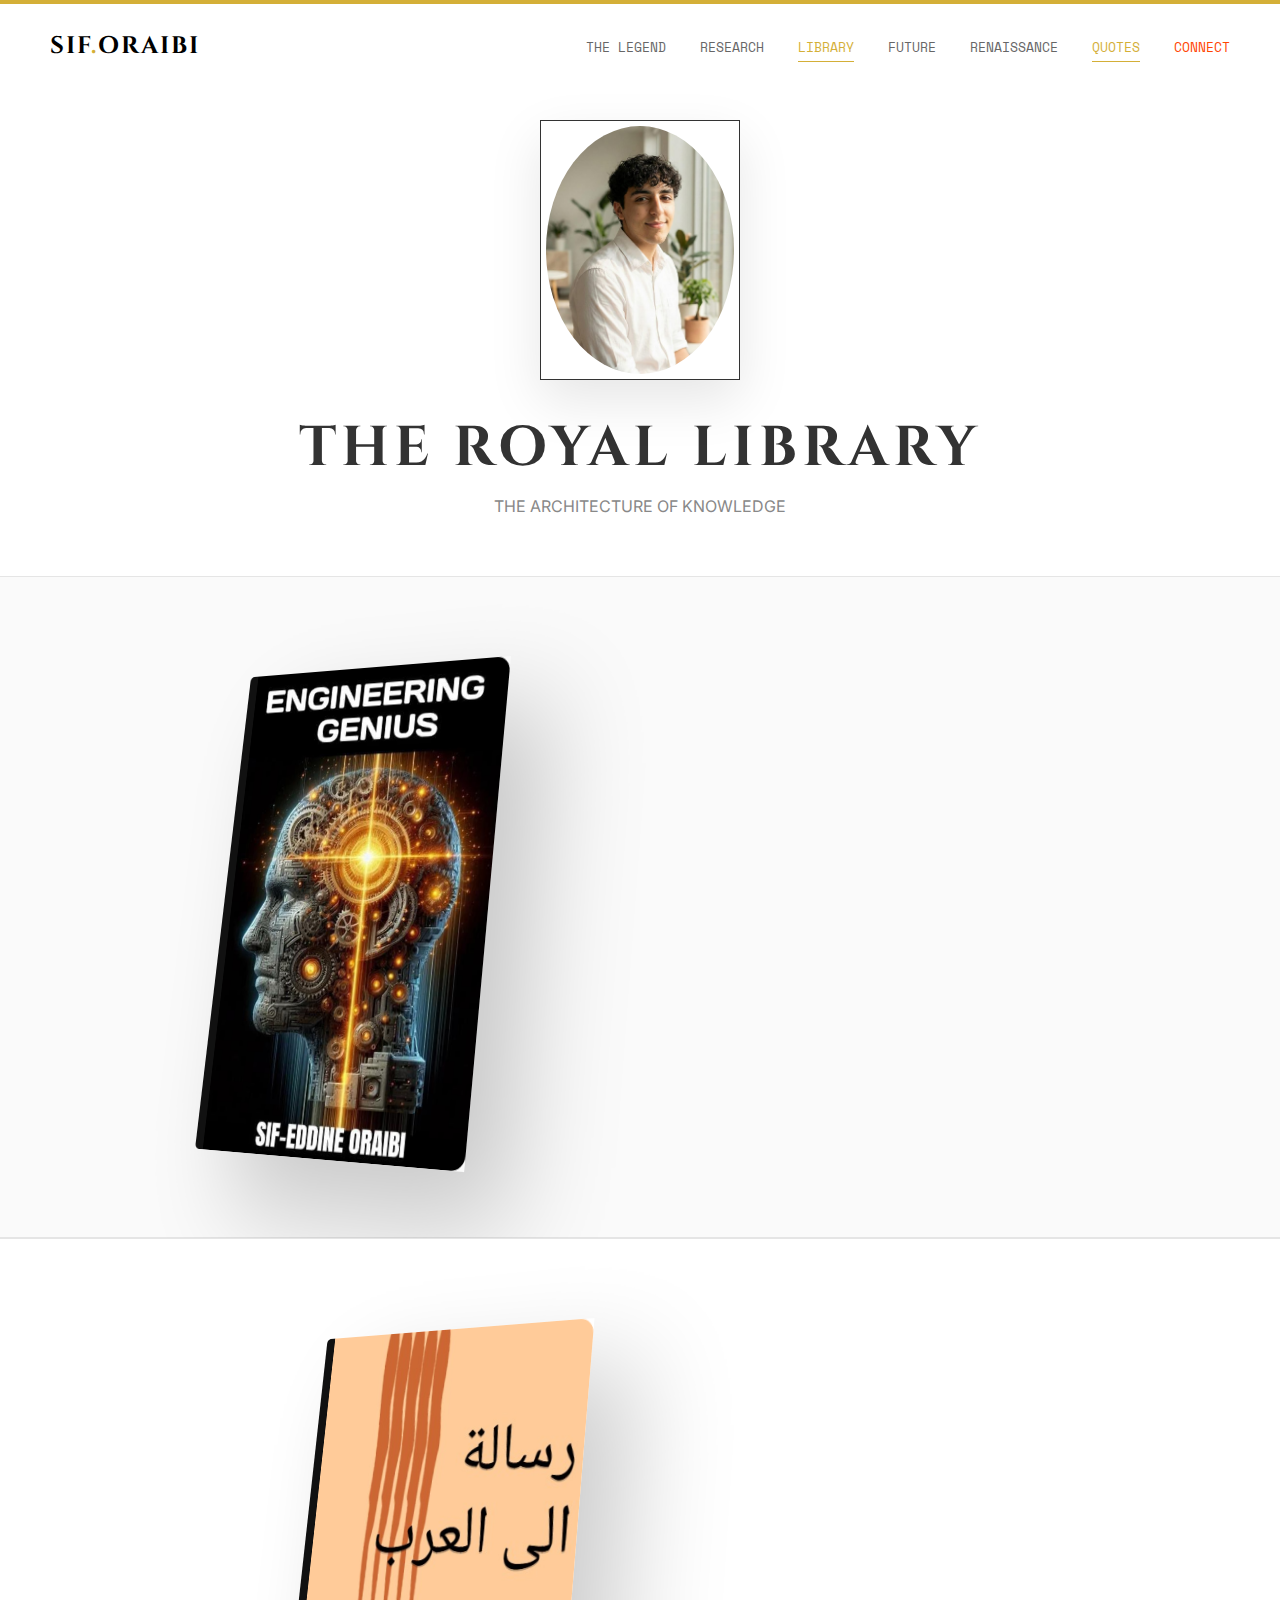
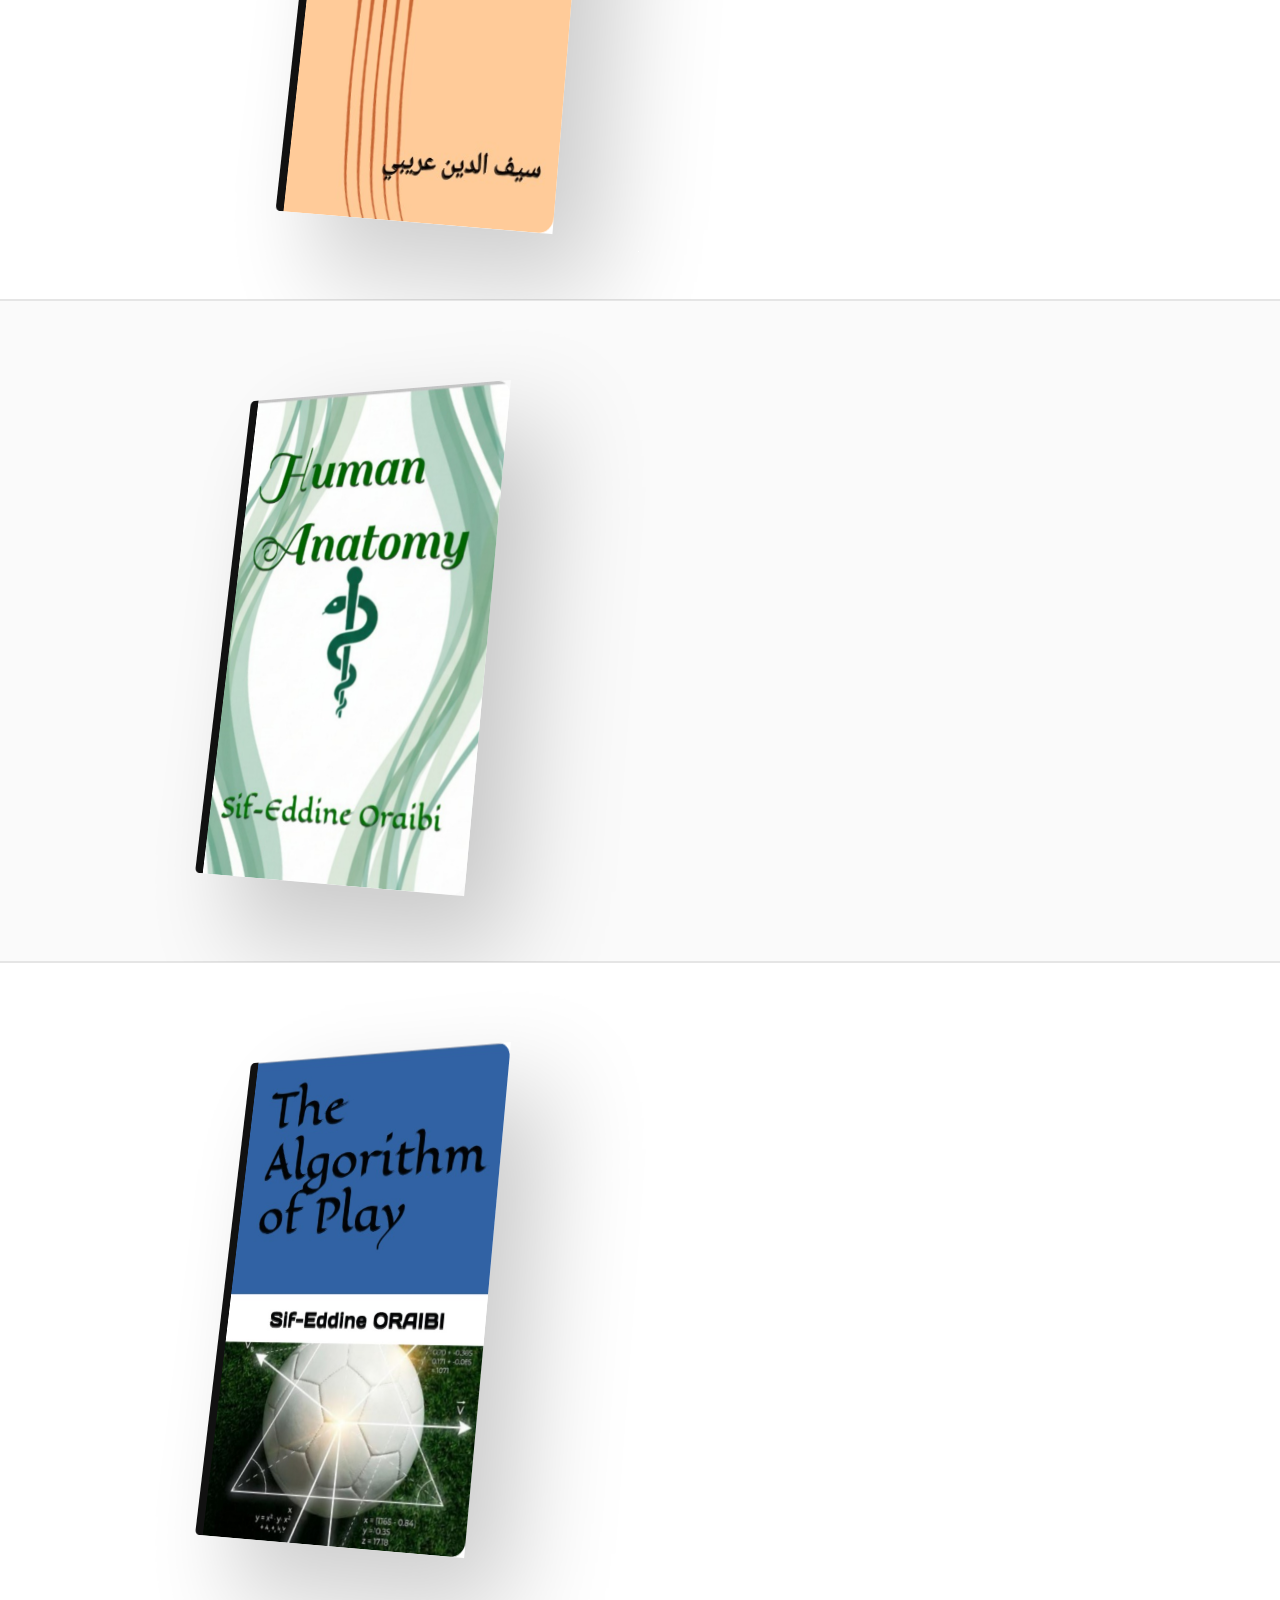
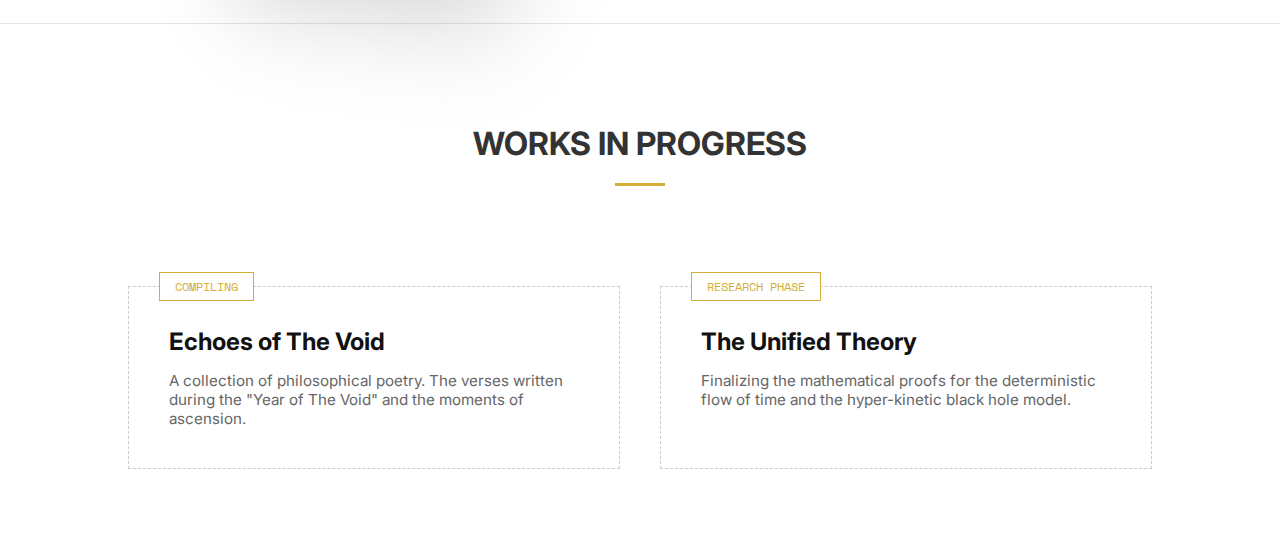
<file: library.html>
<!DOCTYPE html>
<html lang="en">
<head>
    <meta charset="UTF-8">
    <meta name="viewport" content="width=device-width, initial-scale=1.0">
    <title>The Library | Sif-Eddine Oraibi</title>
    <link rel="stylesheet" href="style.css">
    <style>
        /* --- LIBRARY THEME (CHARCOAL & GOLD) --- */
        :root {
            --page-accent: #333333; /* Charcoal Ink */
            --page-gold: #d4af37;   /* Gold Leaf */
        }

        .nav-links a.active { color: var(--page-gold); }
        .nav-links a.active::after { width: 100%; background: var(--page-gold); }

        /* HEADER */
        .library-header {
            text-align: center; padding: 120px 20px 60px;
            background: #fff;
        }
        
        /* 3D BOOK STAGE (CINEMATIC) */
        .masterpiece-section {
            display: flex; align-items: center; justify-content: center;
            padding: 80px 5%; background: #fafafa;
            border-top: 1px solid var(--border-light);
            border-bottom: 1px solid var(--border-light);
            perspective: 1500px; /* للعمق الثلاثي الأبعاد */
            flex-wrap: wrap; gap: 80px;
        }

        .book-3d-container {
            width: 320px; height: 500px; position: relative;
            transform-style: preserve-3d;
            transform: rotateY(-25deg) rotateX(10deg); /* زاوية سينمائية */
            transition: 1s cubic-bezier(0.175, 0.885, 0.32, 1.275);
            box-shadow: 50px 50px 100px rgba(0,0,0,0.2);
        }
        .book-3d-container:hover {
            transform: rotateY(0deg) rotateX(0deg) scale(1.05);
            box-shadow: 0 30px 60px rgba(0,0,0,0.15);
            z-index: 10;
        }
        .book-cover {
            width: 100%; height: 100%; object-fit: cover;
            border-radius: 5px 15px 15px 5px;
            border-left: 10px solid #111; /* Spine effect */
        }

        .book-details { max-width: 500px; opacity: 0; transform: translateX(50px); animation: slideIn 1s forwards 0.5s; }
        @keyframes slideIn { to { opacity: 1; transform: translateX(0); } }

        .book-title { font-size: 3rem; color: var(--page-accent); line-height: 1.1; margin-bottom: 10px; }
        .book-subtitle { font-family: 'Space Mono'; color: var(--page-gold); font-size: 1.1rem; letter-spacing: 2px; margin-bottom: 30px; }
        
        .gold-btn {
            background: var(--page-gold); color: #fff; border: none; padding: 18px 40px;
            font-family: 'Space Mono'; cursor: pointer; transition: 0.3s; text-decoration: none; display: inline-block;
            margin-right: 10px; margin-bottom: 10px;
        }
        .gold-btn:hover { background: #b59020; transform: translateY(-5px); box-shadow: 0 10px 20px rgba(212, 175, 55, 0.4); }

        /* UPCOMING WORKS (BLUEPRINTS) */
        .wip-grid {
            display: grid; grid-template-columns: repeat(auto-fit, minmax(300px, 1fr));
            gap: 40px; padding: 80px 10%;
        }
        .wip-card {
            border: 1px dashed #ccc; padding: 40px; background: #fff;
            position: relative; transition: 0.4s;
        }
        .wip-card:hover { border-color: var(--page-gold); transform: translateY(-10px); }
        
        .status-badge {
            position: absolute; top: -15px; left: 30px; background: #fff;
            border: 1px solid var(--page-gold); color: var(--page-gold);
            padding: 5px 15px; font-family: 'Space Mono'; font-size: 0.75rem;
        }

    </style>
</head>
<body>

    <div class="transition-overlay"></div>

    <nav>
        <a href="index.html" class="logo" onclick="transitionTo(event, 'index.html')">SIF<span>.</span>ORAIBI</a>
        <div class="nav-links">
            <a href="legend.html" onclick="transitionTo(event, 'legend.html')">THE LEGEND</a>
            <a href="research.html" onclick="transitionTo(event, 'research.html')">RESEARCH</a>
            <a href="library.html" class="active" onclick="transitionTo(event, 'library.html')">LIBRARY</a>
            <a href="future.html" onclick="transitionTo(event, 'future.html')">FUTURE</a>
            <a href="art.html" onclick="transitionTo(event, 'art.html')">RENAISSANCE</a>
            <a href="quotes.html" class="active" onclick="transitionTo(event, 'quotes.html')">QUOTES</a>
            <a href="connect.html" onclick="transitionTo(event, 'connect.html')" style="color: var(--accent-orange);">CONNECT</a>
        </div>
    </nav>

    <div class="library-header">
        <div class="profile-container" style="border-color: var(--page-accent); margin: 0 auto 30px auto; width: 200px; height: 260px; border-radius: 0;">
            <img src="library_profile.jpeg" alt="Author" class="profile-img" style="filter: none;">
        </div>
        <h1 style="font-size: 3.5rem; color: var(--page-accent);">THE ROYAL LIBRARY</h1>
        <p class="mono" style="color: #888;">THE ARCHITECTURE OF KNOWLEDGE</p>
    </div>

    <div class="masterpiece-section">
        <div class="book-3d-container">
            <img src="book_cover.jpeg" alt="Engineering Genius" class="book-cover">
        </div>

        <div class="book-details">
            <div class="book-title">ENGINEERING GENIUS</div>
            <div class="book-subtitle">THE REVERSE ENGINEERING OF GREATNESS</div>
            <p style="color: #666; font-size: 1.1rem; line-height: 1.8; margin-bottom: 40px;">
                This is not a self-help book. It is a biological, physical, and military roadmap to building Empires. Using algebraic logic to deconstruct the hidden mechanics of power and impose Order upon Chaos.
            </p>
            <a href="https://amzn.eu/d/89gDnpw" target="_blank" class="gold-btn">
                ACQUIRE ON AMAZON
            </a>
        </div>
    </div>

    <div class="masterpiece-section" style="background: #fff;">
        <div class="book-3d-container">
            <img src="dr.jpeg" onerror="this.src='book_cover.jpeg'" alt="Message to Arabs" class="book-cover">
        </div>

        <div class="book-details">
            <div class="book-title" style="font-family: 'Arial', sans-serif;">رسالة إلى العرب</div>
            <div class="book-subtitle">MESSAGE TO ARABS</div>
            <p style="color: #666; font-size: 1.1rem; line-height: 1.8; margin-bottom: 40px; direction: rtl;">
                قصيدة شعرية تتكون من أزيد من 1200 بيت.
            </p>
            <a href="https://www.lulu.com/shop/sif-eddine-oraibi/%D8%B1%D8%B3%D8%A7%D9%84%D8%A9-%D8%A5%D9%84%D9%89-%D8%A7%D9%84%D8%B9%D8%B1%D8%A8/hardcover/product-95j4myj.html?page=1&pageSize=4" target="_blank" class="gold-btn">
                BUY ON LULU
            </a>
        </div>
    </div>

    <div class="masterpiece-section">
        <div class="book-3d-container">
            <img src="ds.jpeg" onerror="this.src='book_cover.jpeg'" alt="Human Anatomy" class="book-cover">
        </div>

        <div class="book-details">
            <div class="book-title">HUMAN ANATOMY</div>
            <div class="book-subtitle">A COMPREHENSIVE MEDICAL GUIDE</div>
            <p style="color: #666; font-size: 1.1rem; line-height: 1.8; margin-bottom: 40px;">
                A rigorous academic exploration of the human machine. Detailed anatomical structures and physiological systems presented with surgical precision for medical professionals and researchers.
            </p>
            <a href="https://amzn.eu/d/ilssh9C" target="_blank" class="gold-btn">
                ACQUIRE ON AMAZON
            </a>
        </div>
    </div>

     <div class="masterpiece-section" style="background: #fff;">
        <div class="book-3d-container">
            <img src="de.jpeg" onerror="this.src='book_cover.jpeg'" alt="The Algorithm of Play" class="book-cover">
        </div>

        <div class="book-details">
            <div class="book-title">THE ALGORITHM OF PLAY</div>
            <div class="book-subtitle">DECODING THE MATRIX OF FOOTBALL</div>
            <p style="color: #666; font-size: 1.1rem; line-height: 1.8; margin-bottom: 40px;">
                Football is not random; it is physics. This book deconstructs the game into a system of solvable variables, offering a deterministic blueprint for tactical dominance.
            </p>
            <a href="#" class="gold-btn" style="background: #555; cursor: not-allowed;">
                COMING SOON
            </a>
        </div>
    </div>

    <div style="text-align: center; margin-top: 100px;">
        <h2 style="color: var(--page-accent); font-size: 2rem;">WORKS IN PROGRESS</h2>
        <div style="width: 50px; height: 3px; background: var(--page-gold); margin: 20px auto;"></div>
    </div>

    <div class="wip-grid">
        
        <div class="wip-card reveal">
            <div class="status-badge">COMPILING</div>
            <h3 style="margin-bottom: 15px; font-size: 1.5rem;">Echoes of The Void</h3>
            <p style="color: #666; font-size: 0.95rem;">
                A collection of philosophical poetry. The verses written during the "Year of The Void" and the moments of ascension.
            </p>
        </div>

        <div class="wip-card reveal">
            <div class="status-badge">RESEARCH PHASE</div>
            <h3 style="margin-bottom: 15px; font-size: 1.5rem;">The Unified Theory</h3>
            <p style="color: #666; font-size: 0.95rem;">
                Finalizing the mathematical proofs for the deterministic flow of time and the hyper-kinetic black hole model.
            </p>
        </div>

    </div>

    <script>
        // Transition Logic
        function transitionTo(e, url) {
            e.preventDefault();
            const overlay = document.querySelector('.transition-overlay');
            overlay.classList.add('active'); 
            setTimeout(() => { window.location.href = url; }, 800); 
        }

        // Scroll Reveal
        const observer = new IntersectionObserver((entries) => {
            entries.forEach(entry => { if (entry.isIntersecting) entry.target.classList.add('visible'); });
        });
        document.querySelectorAll('.reveal').forEach((el) => observer.observe(el));
    </script>
</body>
</html>
</file>
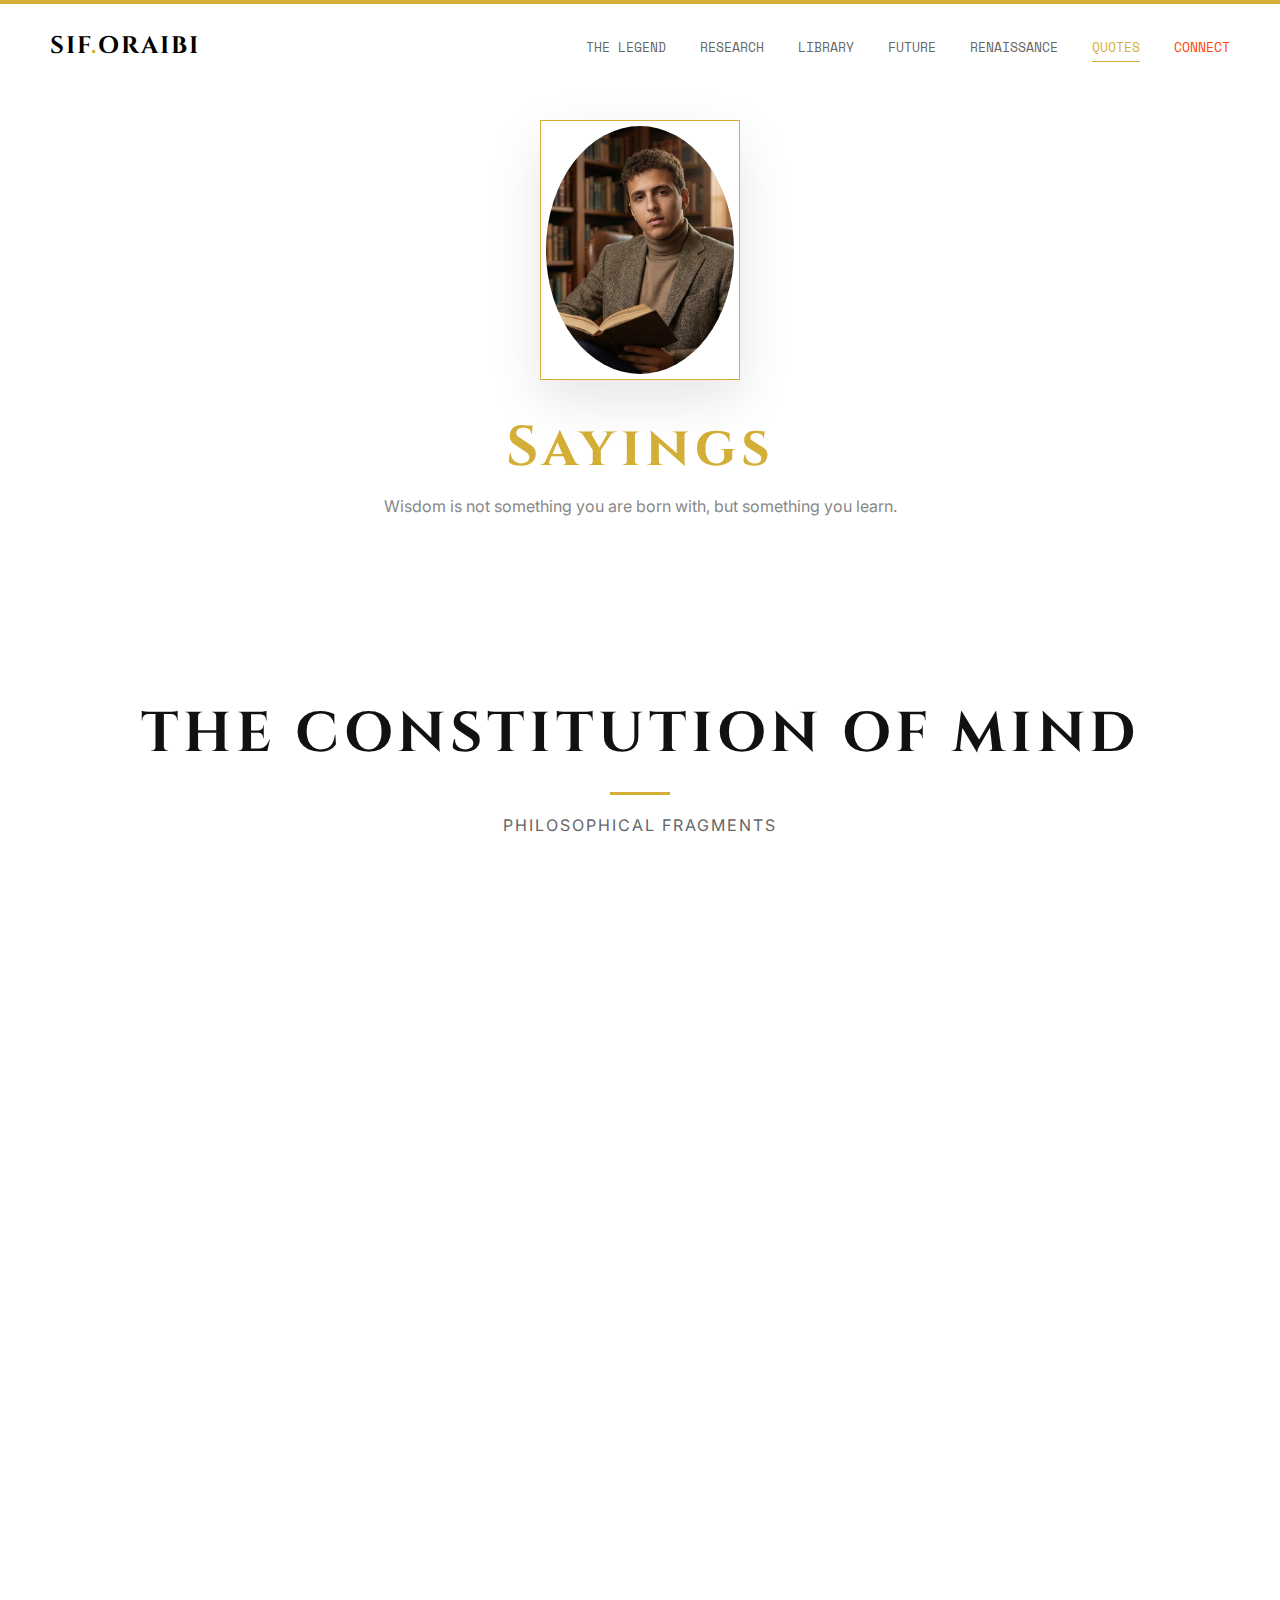
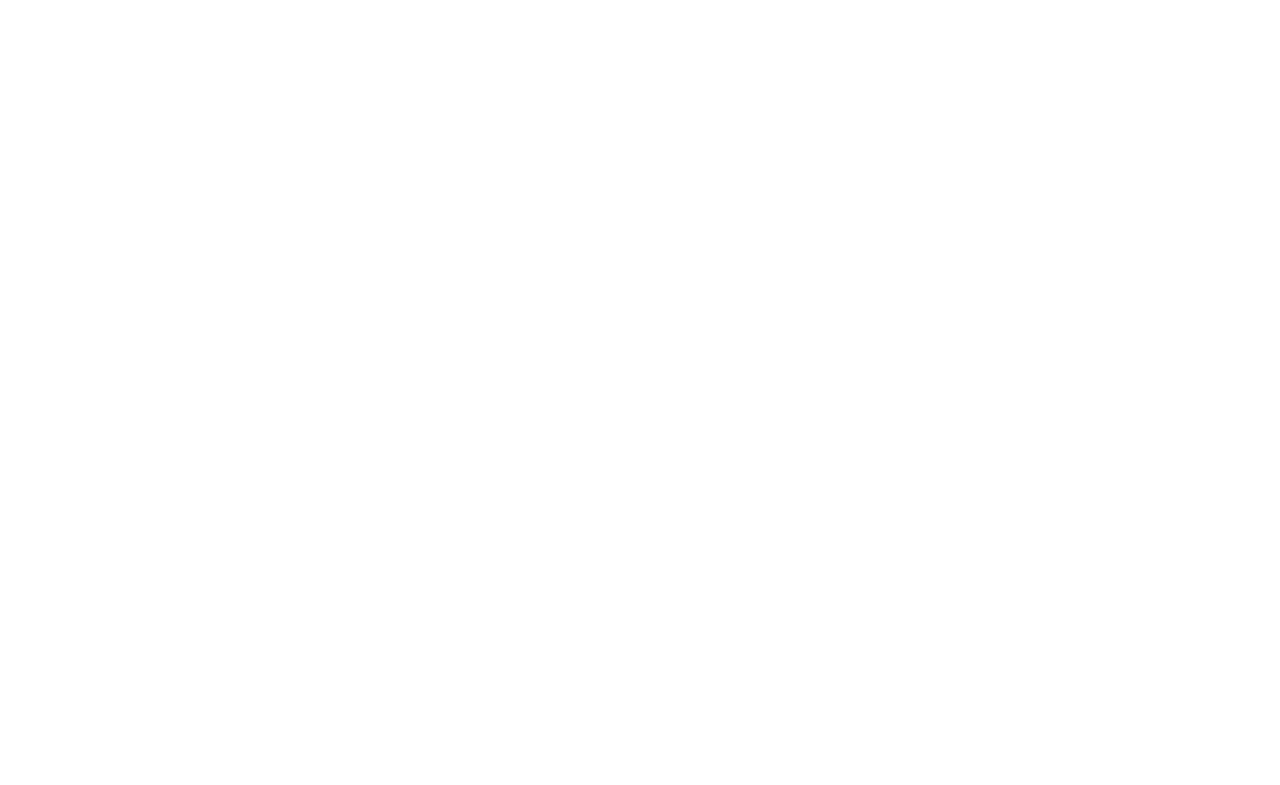
<file: quotes.html>
<!DOCTYPE html>
<html lang="en">
<head>
    <meta charset="UTF-8">
    <meta name="viewport" content="width=device-width, initial-scale=1.0">
    <title>Quotes | Sif-Eddine Oraibi</title>
    <link rel="stylesheet" href="style.css">
    <style>
        /* --- QUOTES THEME (MONOCHROME & GOLD) --- */
        :root {
            --page-accent: #d4af37; /* Gold */
        }

        .nav-links a.active { color: var(--page-accent); }
        .nav-links a.active::after { width: 100%; background: var(--page-accent); }

        /* HEADER */
        .quotes-header {
            text-align: center; padding: 120px 20px 60px;
            background: #fff;
        }

        /* QUOTE GRID (GALLERY STYLE) */
        .quotes-grid {
            display: grid;
            grid-template-columns: repeat(auto-fill, minmax(350px, 1fr)); /* شبكة متجاوبة */
            gap: 40px;
            padding: 50px 10%;
            max-width: 1400px; margin: 0 auto;
        }

        .quote-card {
            background: #fff;
            box-shadow: var(--shadow-soft);
            border-radius: 15px; overflow: hidden;
            transition: 0.5s cubic-bezier(0.23, 1, 0.32, 1);
            opacity: 0; transform: translateY(30px); /* Animation start */
        }
        .quote-card.visible { opacity: 1; transform: translateY(0); }

        .quote-card:hover {
            transform: translateY(-10px) scale(1.02);
            box-shadow: 0 30px 60px rgba(0,0,0,0.1);
        }

        .quote-img {
            width: 100%; height: auto; display: block;
            /* يمكنك إضافة فلتر هنا إذا أردت توحيد شكل الصور، مثلاً: */
            /* filter: grayscale(20%); */ 
        }

        /* SEPARATOR LINE */
        .gold-line {
            width: 60px; height: 3px; background: var(--page-accent);
            margin: 20px auto;
        }

    </style>
</head>
<body>

    <div class="transition-overlay"></div>

    <nav>
        <a href="index.html" class="logo" onclick="transitionTo(event, 'index.html')">SIF<span>.</span>ORAIBI</a>
        <div class="nav-links">
            <a href="legend.html" onclick="transitionTo(event, 'legend.html')">THE LEGEND</a>
            <a href="research.html" onclick="transitionTo(event, 'research.html')">RESEARCH</a>
            <a href="library.html" onclick="transitionTo(event, 'library.html')">LIBRARY</a>
            <a href="future.html" onclick="transitionTo(event, 'future.html')">FUTURE</a>
            <a href="art.html" onclick="transitionTo(event, 'art.html')">RENAISSANCE</a>
            <a href="quotes.html" class="active" onclick="transitionTo(event, 'quotes.html')">QUOTES</a>
            <a href="connect.html" onclick="transitionTo(event, 'connect.html')" style="color: var(--accent-orange);">CONNECT</a>
        </nav>

    <div class="quotes-header">
        <div class="profile-container" style="border-color: var(--page-accent); margin: 0 auto 30px auto; width: 200px; height: 260px; border-radius: 0;">
            <img src="profil_quotes.jpeg" alt="Author" class="profile-img" style="filter: none;">
        </div>
        <h1 style="font-size: 3.5rem; color: var(--page-accent);">Sayings</h1>
        <p class="mono" style="color: #888;">Wisdom is not something you are born with, but something you learn.</p>
    </div>

    <div class="quotes-header">
        <h1 style="font-size: 3.5rem; color: #111;">THE CONSTITUTION OF MIND</h1>
        <div class="gold-line"></div>
        <p class="mono" style="color: #666; letter-spacing: 2px;">PHILOSOPHICAL FRAGMENTS</p>
    </div>

    <div class="quotes-grid">

        <div class="quote-card reveal">
            <img src="quote1.jpeg" alt="Quote: Poverty is a wrong equation" class="quote-img">
        </div>

        <div class="quote-card reveal">
            <img src="quote2.jpeg" alt="Quote: Matter is trapped light" class="quote-img">
        </div>

        <div class="quote-card reveal">
            <img src="quote3.jpeg" alt="Quote: Fight with physics" class="quote-img">
        </div>
        
        <div class="quote-card reveal">
            <img src="quote4.jpeg" alt="Quote: Engineering Genius" class="quote-img">
        </div>

    </div>

    <script>
        function transitionTo(e, url) {
            e.preventDefault();
            const overlay = document.querySelector('.transition-overlay');
            overlay.classList.add('active'); 
            setTimeout(() => { window.location.href = url; }, 800); 
        }

        const observer = new IntersectionObserver((entries) => {
            entries.forEach(entry => { if (entry.isIntersecting) entry.target.classList.add('visible'); });
        });
        document.querySelectorAll('.reveal').forEach((el) => observer.observe(el));
    </script>
</body>
</html>
</file>
<file: style.css>
/* --- SIF-EDDINE PALACE THEME (ROYAL WHITE & GOLD) --- */
@import url('https://fonts.googleapis.com/css2?family=Cinzel:wght@400;700&family=Space+Mono&family=Inter:wght@300;400;600&display=swap');

:root {
    --bg-color: #ffffff;
    --text-color: #111111;
    --accent-gold: #d4af37; /* Gold */
    --accent-orange: #ff4500;
    --border-light: #e5e5e5;
    --shadow-soft: 0 10px 30px rgba(0,0,0,0.05);
}

* { margin: 0; padding: 0; box-sizing: border-box; }

body {
    background-color: var(--bg-color);
    color: var(--text-color);
    font-family: 'Inter', sans-serif;
    overflow-x: hidden;
}

/* --- INTRO TERMINAL --- */
#intro-terminal {
    position: fixed; top: 0; left: 0; width: 100%; height: 100%;
    background: #fff; z-index: 10000;
    display: flex; justify-content: center; align-items: center;
    transition: opacity 1s;
}
.term-text {
    font-family: 'Space Mono', monospace; color: var(--accent-gold);
    font-size: 1.2rem;
}

/* --- TRANSITION OVERLAY (الستار الأبيض) --- */
/* تم التعديل: لون أبيض + حركة الستار القديمة */
.transition-overlay {
    position: fixed; top: 0; left: 0; width: 100%; height: 0;
    background: #ffffff; /* أبيض بدلاً من الأسود */
    z-index: 9999;
    transition: height 0.8s cubic-bezier(0.77, 0, 0.175, 1);
    bottom: 0;
    /* إضافة خط ذهبي في الأسفل لتمييز الستار الأبيض عن الخلفية */
    border-bottom: 4px solid var(--accent-gold); 
}
.transition-overlay.active { height: 100%; top: auto; bottom: 0; }

/* --- MANIFESTO VISUALIZER --- */
#manifesto-overlay {
    position: fixed; top: 0; left: 0; width: 100%; height: 100%;
    background: rgba(255, 255, 255, 0.95);
    backdrop-filter: blur(10px);
    z-index: 9998; display: none;
    flex-direction: column; justify-content: center; align-items: center;
}

.pulse-ring {
    width: 100px; height: 100px; border-radius: 50%;
    border: 3px solid var(--accent-gold);
    position: relative; animation: pulseGold 2s infinite;
    display: flex; justify-content: center; align-items: center;
}
.pulse-icon { font-size: 2rem; color: var(--accent-gold); }

@keyframes pulseGold {
    0% { transform: scale(0.9); box-shadow: 0 0 0 0 rgba(212, 175, 55, 0.7); }
    70% { transform: scale(1.1); box-shadow: 0 0 0 30px rgba(212, 175, 55, 0); }
    100% { transform: scale(0.9); box-shadow: 0 0 0 0 rgba(212, 175, 55, 0); }
}

.manifesto-text {
    margin-top: 30px; font-family: 'Cinzel', serif; font-size: 1.5rem;
    color: #000; letter-spacing: 5px; text-transform: uppercase;
    animation: fadeText 3s infinite alternate;
}
@keyframes fadeText { from { opacity: 0.5; } to { opacity: 1; } }

/* --- NAVIGATION --- */
nav {
    display: flex; justify-content: space-between; align-items: center;
    padding: 30px 50px; position: absolute; top: 0; width: 100%; z-index: 100;
}
.logo {
    font-family: 'Cinzel', serif; font-size: 1.5rem; font-weight: 700;
    color: #000; text-decoration: none; letter-spacing: 2px;
}
.logo span { color: var(--accent-gold); }

.nav-links a {
    text-decoration: none; color: #666; margin-left: 30px;
    font-family: 'Space Mono', monospace; font-size: 0.8rem;
    position: relative; transition: 0.3s;
}
.nav-links a:hover, .nav-links a.active { color: #000; }
.nav-links a::after {
    content: ''; position: absolute; width: 0; height: 1px;
    bottom: -5px; left: 0; background: #000; transition: 0.3s;
}
.nav-links a:hover::after { width: 100%; }

/* --- HERO SECTION --- */
.hero {
    min-height: 100vh;
    display: flex; flex-direction: column;
    justify-content: center; align-items: center; text-align: center;
    padding: 80px 20px;
}

/* الدائرة المصححة */
.profile-container {
    width: 280px; height: 280px;
    border-radius: 50%;
    border: 1px solid var(--accent-gold);
    padding: 5px;
    margin-bottom: 40px;
    position: relative;
    overflow: hidden;
    box-shadow: 0 20px 50px rgba(0,0,0,0.1);
}

.profile-img {
    width: 100%; height: 100%;
    object-fit: cover;
    border-radius: 50%;
}

h1 {
    font-family: 'Cinzel', serif; font-size: 4rem; letter-spacing: 5px;
    margin-bottom: 10px; color: #111;
}

.role {
    font-family: 'Space Mono', monospace; color: var(--accent-gold);
    letter-spacing: 3px; font-size: 1rem;
}

/* --- BUTTONS --- */
.btn {
    display: inline-block; padding: 15px 40px;
    border: 1px solid #111; background: transparent;
    font-family: 'Space Mono'; font-size: 0.9rem; cursor: pointer;
    text-decoration: none; color: #111; transition: 0.4s;
}
.btn:hover { background: #111; color: #fff; }

/* --- TICKER --- */
.ticker-wrap {
    position: fixed; bottom: 0; width: 100%; background: #fff;
    border-top: 1px solid var(--border-light); padding: 15px 0;
    font-family: 'Space Mono'; font-size: 0.8rem; color: #888;
}

/* --- MODAL (VAULT) --- */
.modal {
    display: none; position: fixed; top: 0; left: 0; width: 100%; height: 100%;
    background: rgba(255, 255, 255, 0.95); /* جعلنا الخلفية بيضاء أيضاً لتناسب الثيم */
    z-index: 10001;
    justify-content: center; align-items: center;
}
.modal-box {
    background: #fff; border: 2px solid var(--accent-gold);
    padding: 50px; text-align: center; box-shadow: 0 20px 60px rgba(0,0,0,0.1);
}
.modal-input {
    background: transparent; border: none; border-bottom: 1px solid #000;
    color: #000; font-family: 'Space Mono'; font-size: 1.5rem;
    text-align: center; outline: none; padding: 10px; width: 200px;
}

/* --- RESPONSIVE --- */
@media (max-width: 768px) {
    .nav-links { display: none; }
    h1 { font-size: 2.5rem; }
    .profile-container { width: 200px; height: 200px; }
}
/* ========================================= */
/* 📱 MOBILE COMMAND CENTER (الوضع الأفقي المصغر) 📱 */
/* ========================================= */

@media (max-width: 768px) {
    /* 1. القائمة العلوية (أفقية ومصغرة) */
    nav {
        flex-direction: column; /* الشعار فوق، الروابط تحته */
        padding: 10px 5px;
        gap: 10px;
    }
    
    .logo {
        font-size: 1.5rem; /* تصغير الشعار قليلاً */
        margin-bottom: 5px;
    }

    .nav-links {
        display: flex;
        flex-direction: row; /* 🔥 عودة للوضع الأفقي */
        flex-wrap: wrap; /* السماح بالنزول للسطر التالي إذا ضاق المكان */
        justify-content: center; /* توسيط الروابط */
        gap: 10px; /* مسافة صغيرة بين الكلمات */
        width: 100%;
        padding-bottom: 5px;
        border-bottom: 1px solid var(--accent-gold);
        background: transparent; /* إزالة الخلفية البيضاء القوية */
        margin-bottom: 20px;
    }

    .nav-links a {
        font-size: 0.7rem; /* 🔥 خط صغير جداً ليناسب الهاتف */
        padding: 5px 8px;
        margin: 0;
        border: 1px solid #eee; /* إطار خفيف جداً */
        border-radius: 4px;
    }

    /* 2. إصلاح الصورة (لتظهر بوضوح تحت القائمة) */
    .hero, .connect-header {
        padding-top: 10px !important;
        margin-top: 10px;
        display: flex;
        flex-direction: column;
        align-items: center;
    }

    .profile-container {
        width: 140px; height: 140px;
        margin-bottom: 20px;
        z-index: 1;
    }

    /* 3. النصوص والأزرار */
    h1 { font-size: 1.6rem; margin-top: 10px; text-align: center; }
    .role { font-size: 0.8rem; text-align: center; }
    
    .btn { width: 100%; margin: 5px 0 !important; }

    /* 4. إخفاء الشريط السفلي */
    .ticker-wrap { display: none; }
}
</file>
